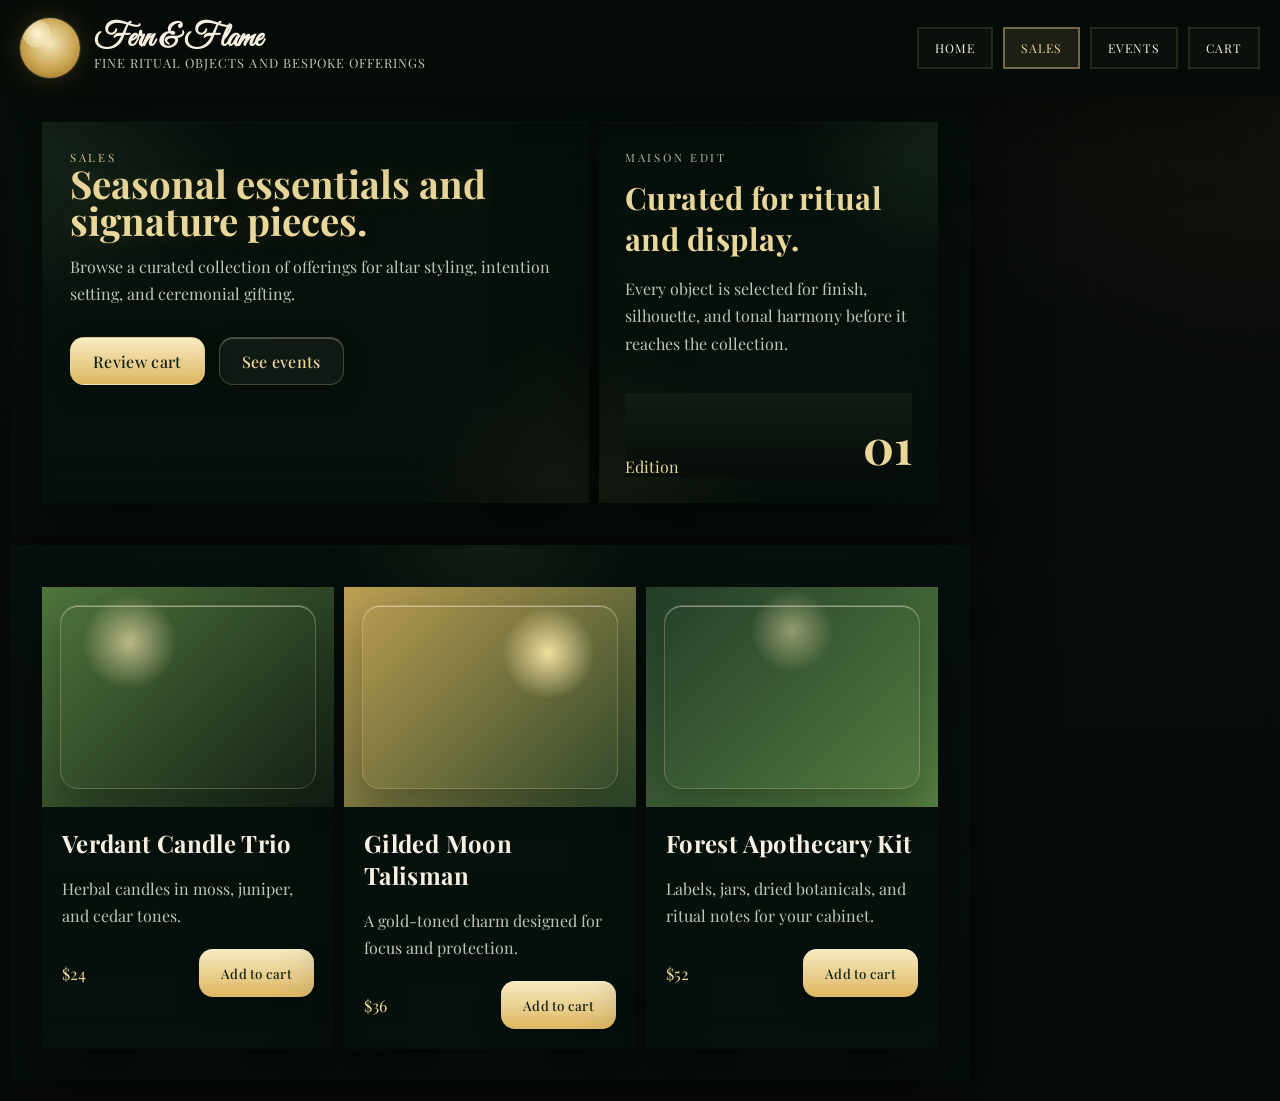
<file: sales.html>
<!doctype html>
<html lang="en">
  <head>
    <meta charset="UTF-8" />
    <meta name="viewport" content="width=device-width, initial-scale=1.0" />
    <title>Fern & Flame | Products</title>
    <meta
      name="description"
      content="Shop refined witchcraft goods, altar pieces, ritual essentials and more from Fern & Flame."
    />
    <link rel="stylesheet" href="styles.css" />
    <script defer src="script.js"></script>
  </head>
  <body>
    <div class="page-shell">
      <header class="site-header">
        <a class="brand" href="index.html" aria-label="Fern & Flame home">
          <span class="brand-mark" aria-hidden="true">✦</span>
          <span>
            <strong>Fern & Flame</strong>
            <small>Fine ritual objects and bespoke offerings</small>
          </span>
        </a>

        <nav class="site-nav" aria-label="Primary">
          <a href="index.html">Home</a>
          <a class="is-active" href="sales.html">Sales</a>
          <a href="events.html">Events</a>
          <a href="cart.html">Cart</a>
        </nav>
      </header>

      <main>
        <section class="page-hero section">
          <div class="page-intro">
            <p class="eyebrow">Sales</p>
            <h1>Seasonal essentials and signature pieces.</h1>
            <p class="lead">
              Browse a curated collection of offerings for altar styling, intention setting, and ceremonial gifting.
            </p>
            <div class="hero-actions">
              <a class="button button-primary" href="cart.html">Review cart</a>
              <a class="button button-secondary" href="events.html">See events</a>
            </div>
          </div>

          <aside class="page-aside hero-card">
            <div>
              <p class="card-label">Maison edit</p>
              <h2>Curated for ritual and display.</h2>
              <p>
                Every object is selected for finish, silhouette, and tonal harmony before it reaches the collection.
              </p>
            </div>
            <div class="hero-price">
              <span>Edition</span>
              <strong>01</strong>
            </div>
          </aside>
        </section>

        <section class="section section-accent">
          <div class="product-grid">
            <article class="product-card">
              <div class="product-art product-art-1" aria-hidden="true"></div>
              <div class="product-copy">
                <h3>Verdant Candle Trio</h3>
                <p>Herbal candles in moss, juniper, and cedar tones.</p>
                <div class="product-footer">
                  <span>$24</span>
                  <button class="add-to-cart" data-item="Verdant Candle Trio" data-price="24">Add to cart</button>
                </div>
              </div>
            </article>

            <article class="product-card">
              <div class="product-art product-art-2" aria-hidden="true"></div>
              <div class="product-copy">
                <h3>Gilded Moon Talisman</h3>
                <p>A gold-toned charm designed for focus and protection.</p>
                <div class="product-footer">
                  <span>$36</span>
                  <button class="add-to-cart" data-item="Gilded Moon Talisman" data-price="36">Add to cart</button>
                </div>
              </div>
            </article>

            <article class="product-card">
              <div class="product-art product-art-3" aria-hidden="true"></div>
              <div class="product-copy">
                <h3>Forest Apothecary Kit</h3>
                <p>Labels, jars, dried botanicals, and ritual notes for your cabinet.</p>
                <div class="product-footer">
                  <span>$52</span>
                  <button class="add-to-cart" data-item="Forest Apothecary Kit" data-price="52">Add to cart</button>
                </div>
              </div>
            </article>
          </div>
        </section>
      </main>
    </div>
  </body>
</html>
</file>
<file: styles.css>
@import url("https://fonts.googleapis.com/css2?family=Great+Vibes&family=Playfair+Display:wght@400;500;600;700;800;900&display=swap");

:root {
  color-scheme: dark;
  --bg: #07110c;
  --bg-alt: #0d1913;
  --panel: rgba(17, 27, 20, 0.82);
  --panel-strong: rgba(8, 14, 10, 0.96);
  --gold: #c7a14d;
  --gold-soft: #ead79a;
  --green: #4f7755;
  --green-deep: #1d3024;
  --text: #f7f0e2;
  --muted: #c0c6b8;
  --border: rgba(231, 207, 147, 0.2);
  --border-width: 2px;
  --shadow: 0 28px 72px rgba(0, 0, 0, 0.46);
}

* {
  box-sizing: border-box;
}

html {
  scroll-behavior: smooth;
}

body {
  margin: 0;
  min-height: 100vh;
  font-family: "Playfair Display", Georgia, serif;
  color: var(--text);
  background:
    linear-gradient(180deg, rgba(4, 9, 6, 0.65), rgba(4, 9, 6, 0.79)),
    radial-gradient(circle at top left, rgba(79, 119, 85, 0.26), transparent 28%),
    radial-gradient(circle at top right, rgba(199, 161, 77, 0.2), transparent 24%),
    url("https://images.wallpaperscraft.com/image/single/fern_bush_green_168167_3840x2160.jpg") center center / cover fixed no-repeat;
}

body.enter-page {
  display: grid;
  place-items: center;
  padding: 0;
  min-height: 100vh;
  overflow: hidden;
  background: #020403;
}

body.enter-page::before {
  display: none;
}

.enter-screen {
  width: 100vw;
  height: 100vh;
}

.enter-stage {
  position: relative;
  width: 100%;
  height: 100%;
  overflow: hidden;
  display: flex;
  justify-content: center;
  align-items: stretch;
}

.enter-image {
  display: block;
  width: auto;
  height: 100%;
  max-width: none;
  object-fit: contain;
  object-position: center center;
  border-radius: 0;
  box-shadow: none;
  filter: brightness(0.72) saturate(0.88) contrast(1.04);
}

.enter-hotspot {
  position: absolute;
  left: 50%;
  bottom: 0;
  width: 2in;
  height: 1in;
  display: block;
  text-decoration: none;
  color: transparent;
  background: transparent;
  cursor: pointer;
  transform: translateX(-50%);
}

.enter-hotspot:hover,
.enter-hotspot:focus-visible {
  outline: none;
  background: rgba(7, 17, 12, 0.01);
}

body::before {
  content: "";
  position: fixed;
  inset: 0;
  pointer-events: none;
  background-image:
    linear-gradient(rgba(255, 255, 255, 0.015) 1px, transparent 1px),
    linear-gradient(90deg, rgba(255, 255, 255, 0.015) 1px, transparent 1px);
  background-size: 32px 32px;
  mask-image: linear-gradient(to bottom, rgba(0, 0, 0, 0.8), transparent 92%);
}

.page-shell {
  width: min(980px, calc(100% - 20px));
  margin: 0;
  padding: 80px 10px 20px;
}

.site-header,
.section,
.cart-panel,
.hero-card {
  backdrop-filter: blur(22px);
  background: linear-gradient(180deg, rgba(7, 17, 12, 0.92), rgba(7, 17, 12, 0.66));
  border: 0;
  box-shadow: var(--shadow);
}

.site-header {
  position: fixed;
  top: 0;
  left: 0;
  right: 0;
  width: 100%;
  z-index: 1000;
  display: flex;
  align-items: center;
  justify-content: space-between;
  gap: 20px;
  padding: 18px 20px;
  border-radius: 0;
  background: linear-gradient(180deg, rgba(6, 11, 7, 0.99), rgba(6, 11, 7, 0.99));
  backdrop-filter: none;
  isolation: isolate;
}

.brand {
  display: inline-flex;
  align-items: center;
  gap: 14px;
  text-decoration: none;
  color: var(--text);
}

.brand strong,
.section-heading h2,
.hero-copy h1,
.hero-card h2,
.product-copy h3,
.event-card h3 {
  font-family: "Playfair Display", Georgia, serif;
  letter-spacing: 0.015em;
}

.brand strong {
  display: block;
  font-family: "Great Vibes", cursive;
  font-size: 2rem;
  line-height: 0.9;
  text-transform: none;
  letter-spacing: 0;
}

.brand small {
  display: block;
  color: var(--muted);
  font-size: 0.8rem;
  letter-spacing: 0.08em;
  text-transform: uppercase;
}

.brand-mark {
  position: relative;
  display: grid;
  place-items: center;
  width: 60px;
  height: 60px;
  border-radius: 50%;
  color: transparent;
  overflow: hidden;
  background:
    radial-gradient(circle at 28% 26%, rgba(255, 248, 214, 0.95), rgba(244, 233, 195, 0.45) 22%, transparent 23%),
    radial-gradient(circle at 50% 42%, #f5e8bb, var(--gold) 58%, #8f681d 100%);
  box-shadow: 0 0 0 1px rgba(255, 255, 255, 0.12), 0 0 28px rgba(199, 161, 77, 0.22);
  font-size: 1.08rem;
}

.brand-mark img {
  display: block;
  width: 100%;
  height: 100%;
  object-fit: cover;
  border-radius: inherit;
}

.site-nav {
  display: flex;
  flex-wrap: wrap;
  justify-content: flex-end;
  gap: 10px;
}

.site-nav a,
.button,
.add-to-cart {
  border-radius: 0;
  text-decoration: none;
  transition: transform 180ms ease, background-color 180ms ease, border-color 180ms ease, color 180ms ease, box-shadow 180ms ease;
}

.site-nav a {
  padding: 11px 16px;
  color: var(--text);
  border: var(--border-width) solid rgba(231, 207, 147, 0.12);
  background: rgba(255, 255, 255, 0.02);
  letter-spacing: 0.08em;
  text-transform: uppercase;
  font-size: 0.76rem;
}

.site-nav a.is-active {
  background: rgba(231, 207, 147, 0.1);
  border-color: rgba(231, 207, 147, 0.42);
  color: var(--gold-soft);
}

.site-nav a:hover,
.site-nav a:focus-visible,
.button:hover,
.button:focus-visible,
.add-to-cart:hover,
.add-to-cart:focus-visible {
  transform: translateY(-1px);
  border-color: rgba(231, 207, 147, 0.5);
  box-shadow: 0 12px 24px rgba(0, 0, 0, 0.18);
  outline: none;
}

.section {
  margin-top: 10px;
  padding: 32px;
  border-radius: 0;
}

.page-hero {
  display: grid;
  gap: 10px;
  grid-template-columns: minmax(0, 1fr) minmax(260px, 0.62fr);
  align-items: stretch;
}

.page-intro,
.page-aside {
  padding: 28px;
  border-radius: 0;
  background:
    radial-gradient(circle at top left, rgba(79, 119, 85, 0.22), transparent 30%),
    radial-gradient(circle at bottom right, rgba(199, 161, 77, 0.08), transparent 26%),
    linear-gradient(180deg, rgba(7, 17, 12, 0.96), rgba(7, 17, 12, 0.42));
  box-shadow:
    0 30px 72px rgba(0, 0, 0, 0.52),
    inset 0 1px 0 rgba(255, 255, 255, 0.04);
}

.page-intro h1 {
  margin: 0 0 14px;
  font-size: clamp(1.44rem, 3vw, 2.7rem);
  line-height: 0.96;
  color: var(--gold-soft);
  text-shadow: 0 0 22px rgba(199, 161, 77, 0.18);
}

.page-intro p {
  margin: 0;
  max-width: 62ch;
}

.page-aside {
  display: flex;
  flex-direction: column;
  justify-content: space-between;
}

.page-note {
  margin: 0;
  color: var(--muted);
  line-height: 1.7;
}

.hero {
  display: grid;
  grid-template-columns: minmax(0, 1.35fr) minmax(280px, 0.85fr);
  gap: 24px;
  align-items: stretch;
}

.hero-copy,
.section-heading {
  max-width: 62ch;
}

.eyebrow,
.card-label,
.event-date,
.cart-label {
  margin: 0 0 10px;
  text-transform: uppercase;
  letter-spacing: 0.24em;
  color: var(--gold-soft);
  font-size: 0.71rem;
}

.hero-copy h1 {
  margin: 0;
  font-size: clamp(2.7rem, 5vw, 4.9rem);
  line-height: 0.94;
}

.lead,
.section-heading p,
.hero-card p,
.product-copy p,
.event-card p {
  color: var(--muted);
  line-height: 1.7;
}

.hero-actions {
  display: flex;
  flex-wrap: wrap;
  gap: 14px;
  margin-top: 30px;
}

.button,
.add-to-cart {
  display: inline-flex;
  align-items: center;
  justify-content: center;
  min-height: 48px;
  padding: 0 22px;
  border: 1px solid rgba(231, 207, 147, 0.34);
  border-radius: 14px;
  font-weight: 500;
  letter-spacing: 0.02em;
  cursor: pointer;
  font-family: "Playfair Display", Georgia, serif;
  box-shadow:
    0 10px 26px rgba(0, 0, 0, 0.16),
    inset 0 1px 0 rgba(255, 255, 255, 0.28);
}

.button-primary,
.add-to-cart {
  color: #102013;
  background: linear-gradient(180deg, #f8ebc2 0%, #ddb762 100%);
}

.button-secondary {
  color: var(--gold-soft);
  background: rgba(255, 255, 255, 0.04);
  border-color: rgba(231, 207, 147, 0.24);
}

.hero-card {
  border-radius: 0;
  padding: 26px;
  display: flex;
  flex-direction: column;
  justify-content: space-between;
  min-height: 100%;
  background:
    radial-gradient(circle at top right, rgba(79, 119, 85, 0.22), transparent 28%),
    radial-gradient(circle at bottom left, rgba(199, 161, 77, 0.08), transparent 32%),
    linear-gradient(180deg, rgba(7, 17, 12, 0.96), rgba(7, 17, 12, 0.5));
}

.hero-card h2,
.section-heading h2 {
  margin: 0 0 12px;
  font-size: clamp(1.44rem, 2.4vw, 2.16rem);
  color: var(--gold-soft);
}

.hero-price {
  display: flex;
  align-items: end;
  justify-content: space-between;
  gap: 16px;
  margin-top: 20px;
  padding-top: 20px;
  background: linear-gradient(180deg, rgba(18, 29, 21, 0.92), rgba(7, 13, 9, 0.98));
}

.hero-price span,
.product-footer span {
  color: var(--gold-soft);
}

.hero-price strong {
  font-family: "Playfair Display", Georgia, serif;
  font-size: 3rem;
  color: var(--gold-soft);
  background: none;
  overflow: visible;
}

.section-accent {
  background:
    radial-gradient(circle at 50% 0%, rgba(79, 119, 85, 0.12), transparent 22%),
    linear-gradient(180deg, rgba(7, 17, 12, 0.92), rgba(7, 17, 12, 0.56));
}

.product-grid,
.event-list {
  display: grid;
  gap: 10px;
  margin-top: 10px;
}

.product-grid {
  grid-template-columns: repeat(3, minmax(0, 1fr));
}

.event-list {
  grid-template-columns: repeat(3, minmax(0, 1fr));
}

.product-card,
.event-card {
  overflow: hidden;
  border-radius: 0;
  background:
    radial-gradient(circle at top right, rgba(79, 119, 85, 0.12), transparent 24%),
    linear-gradient(180deg, rgba(7, 17, 12, 0.9), rgba(7, 17, 12, 0.54));
  box-shadow:
    0 24px 60px rgba(0, 0, 0, 0.42),
    inset 0 1px 0 rgba(255, 255, 255, 0.03);
}

.product-art {
  min-height: 220px;
  background-size: cover;
  position: relative;
}

.product-art::after {
  content: "";
  position: absolute;
  inset: 18px;
  border-radius: 18px;
  border: 1px solid rgba(231, 207, 147, 0.28);
  box-shadow:
    0 16px 34px rgba(0, 0, 0, 0.22),
    inset 0 1px 0 rgba(255, 255, 255, 0.42);
}

.product-art-1 {
  background:
    radial-gradient(circle at 30% 25%, rgba(241, 223, 171, 0.7), transparent 18%),
    linear-gradient(135deg, rgba(95, 140, 71, 0.82), rgba(19, 32, 21, 0.85));
}

.product-art-2 {
  background:
    radial-gradient(circle at 70% 30%, rgba(255, 235, 169, 0.9), transparent 18%),
    linear-gradient(135deg, rgba(215, 179, 93, 0.88), rgba(45, 74, 43, 0.9));
}

.product-art-3 {
  background:
    radial-gradient(circle at 50% 20%, rgba(241, 223, 171, 0.5), transparent 18%),
    linear-gradient(135deg, rgba(37, 65, 43, 0.95), rgba(95, 140, 71, 0.88));
}

.product-copy,
.event-card {
  padding: 20px;
}

.product-copy {
  background: linear-gradient(180deg, rgba(7, 17, 12, 0.22), rgba(7, 17, 12, 0.5));
}

.product-copy h3,
.event-card h3 {
  margin: 0 0 10px;
  font-size: 1.5rem;
}

.product-footer {
  display: flex;
  align-items: center;
  justify-content: space-between;
  gap: 14px;
  margin-top: 20px;
}

.add-to-cart {
  border: 0;
}

.events-section {
  background:
    radial-gradient(circle at 15% 15%, rgba(79, 119, 85, 0.18), transparent 24%),
    radial-gradient(circle at 85% 10%, rgba(199, 161, 77, 0.08), transparent 26%),
    linear-gradient(180deg, rgba(7, 17, 12, 0.92), rgba(7, 17, 12, 0.56));
}

.event-list {
  grid-template-columns: repeat(3, minmax(0, 1fr));
}

.event-card {
  background: linear-gradient(180deg, rgba(24, 36, 27, 0.9), rgba(8, 13, 9, 0.96));
}

.cart-panel {
  margin-top: 10px;
  padding: 24px;
  border-radius: 0;
  background:
    radial-gradient(circle at top left, rgba(79, 119, 85, 0.14), transparent 28%),
    linear-gradient(180deg, rgba(7, 17, 12, 0.92), rgba(7, 17, 12, 0.56));
}

.cart-summary div {
  padding: 18px;
  border-radius: 0;
  background: rgba(255, 255, 255, 0.03);
  border: var(--border-width) solid rgba(231, 207, 147, 0.12);
}

.cart-summary strong {
  display: block;
  margin-top: 4px;
  font-family: "Playfair Display", Georgia, serif;
  font-size: 2.15rem;
}

.cart-items {
  list-style: none;
  margin: 0;
  padding: 0;
}

.cart-items li {
  display: flex;
  align-items: center;
  justify-content: space-between;
  gap: 12px;
  padding: 14px 0;
  border-top: var(--border-width) solid rgba(231, 207, 147, 0.12);
}

.cart-actions {
  display: flex;
  flex-wrap: wrap;
  gap: 12px;
  margin-top: 22px;
}

.checkout-panel {
  padding: 18px;
  border-radius: 0;
  border: var(--border-width) solid rgba(231, 207, 147, 0.12);
  background: rgba(255, 255, 255, 0.03);
  box-shadow: inset 0 0 0 1px rgba(255, 255, 255, 0.02);
}

.checkout-panel h3 {
  margin: 0 0 8px;
  font-family: "Playfair Display", Georgia, serif;
  font-size: 1.1rem;
}

.checkout-panel p {
  margin: 0;
  color: var(--muted);
  line-height: 1.6;
}

.checkout-actions {
  display: flex;
  flex-wrap: wrap;
  gap: 12px;
  margin-top: 16px;
}

.cart-items li:first-child {
  border-top: 0;
}

.empty-cart {
  color: var(--muted);
}

.cart-item-name {
  font-weight: 700;
}

.cart-item-meta {
  color: var(--gold-soft);
  white-space: nowrap;
}

@media (max-width: 900px) {
  .hero,
  .page-hero,
  .product-grid,
  .event-list {
    grid-template-columns: 1fr;
  }

  .site-header {
    flex-direction: column;
    align-items: flex-start;
  }

  .site-nav {
    justify-content: flex-start;
  }
}

@media (max-width: 640px) {
  .page-shell {
    width: min(100%, calc(100% - 20px));
    padding-top: 10px;
  }

  .section,
  .site-header {
    border-radius: 24px;
  }

  .section {
    padding: 22px;
  }

  .hero-copy h1 {
    font-size: clamp(2.2rem, 11vw, 3.4rem);
    font-family: "Playfair Display", Georgia, serif;
  }

  .hero-actions,
  .cart-summary {
    grid-template-columns: 1fr;
  }

  .hero-actions,
  .product-footer {
    flex-direction: column;
    align-items: stretch;
  }

  .button,
  .add-to-cart,
  .site-nav a {
    width: 100%;
  }

  .site-nav {
    width: 100%;
  }

  .site-nav a {
    text-align: center;
  }

  .page-intro,
  .page-aside {
    padding: 22px;
  }
}
</file>
